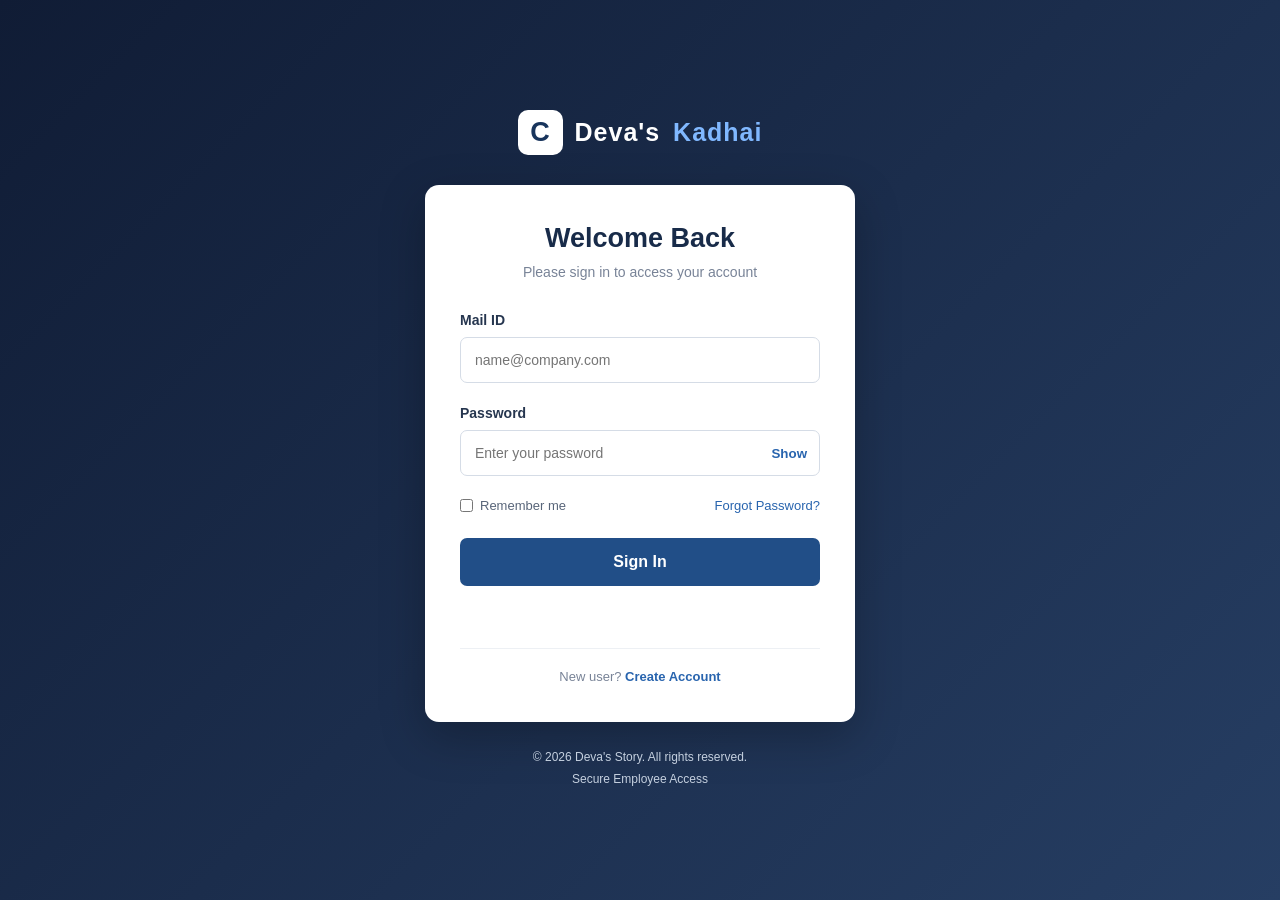
<file: index.html>
<!DOCTYPE html>
<html lang="en">
<head>
    <meta charset="UTF-8">
    <meta name="viewport" content="width=device-width, initial-scale=1.0">

    <title>Deva's Story | Login</title>

    <link rel="stylesheet" href="style.css">
</head>

<body>

    <div class="page-container">

        <!-- Company Header -->
        <header class="company-header">
            <div class="company-logo">C</div>
            <h1>Deva's <span>Kadhai</span></h1>
        </header>

        <!-- Login Card -->
        <main class="login-card">

            <div class="login-heading">
                <h2>Welcome Back</h2>
                <p>Please sign in to access your account</p>
            </div>

            <form id="loginForm">

                <!-- Email -->
                <div class="form-group">
                    <label for="email">Mail ID</label>

                    <input
                        type="email"
                        id="email"
                        placeholder="name@company.com"
                        autocomplete="username"
                        required
                    >
                </div>

                <!-- Password -->
                <div class="form-group">
                    <label for="password">Password</label>

                    <div class="password-wrapper">

                        <input
                            type="password"
                            id="password"
                            placeholder="Enter your password"
                            autocomplete="current-password"
                            required
                        >

                        <button
                            type="button"
                            id="togglePassword"
                            class="toggle-password"
                        >
                            Show
                        </button>

                    </div>
                </div>

                <!-- Remember Me -->
                <div class="form-options">

                    <label class="remember-me">
                        <input type="checkbox" id="rememberMe">
                        Remember me
                    </label>

                    <a href="#" id="forgotPassword">
                        Forgot Password?
                    </a>

                </div>

                <button type="submit" class="login-button">
                    Sign In
                </button>

                <div
                    id="loginMessage"
                    class="message"
                    role="status"
                    aria-live="polite">
                </div>

            </form>

            <!-- Registration Link -->
            <div class="login-footer">
                <p>
                    New user?
                    <a href="register.html">Create Account</a>
                </p>
            </div>

        </main>

        <footer class="page-footer">
            <p>&copy; 2026 Deva's Story. All rights reserved.</p>
            <p>Secure Employee Access</p>
        </footer>

    </div>

    <script src="script.js"></script>

</body>
</html>
</file>
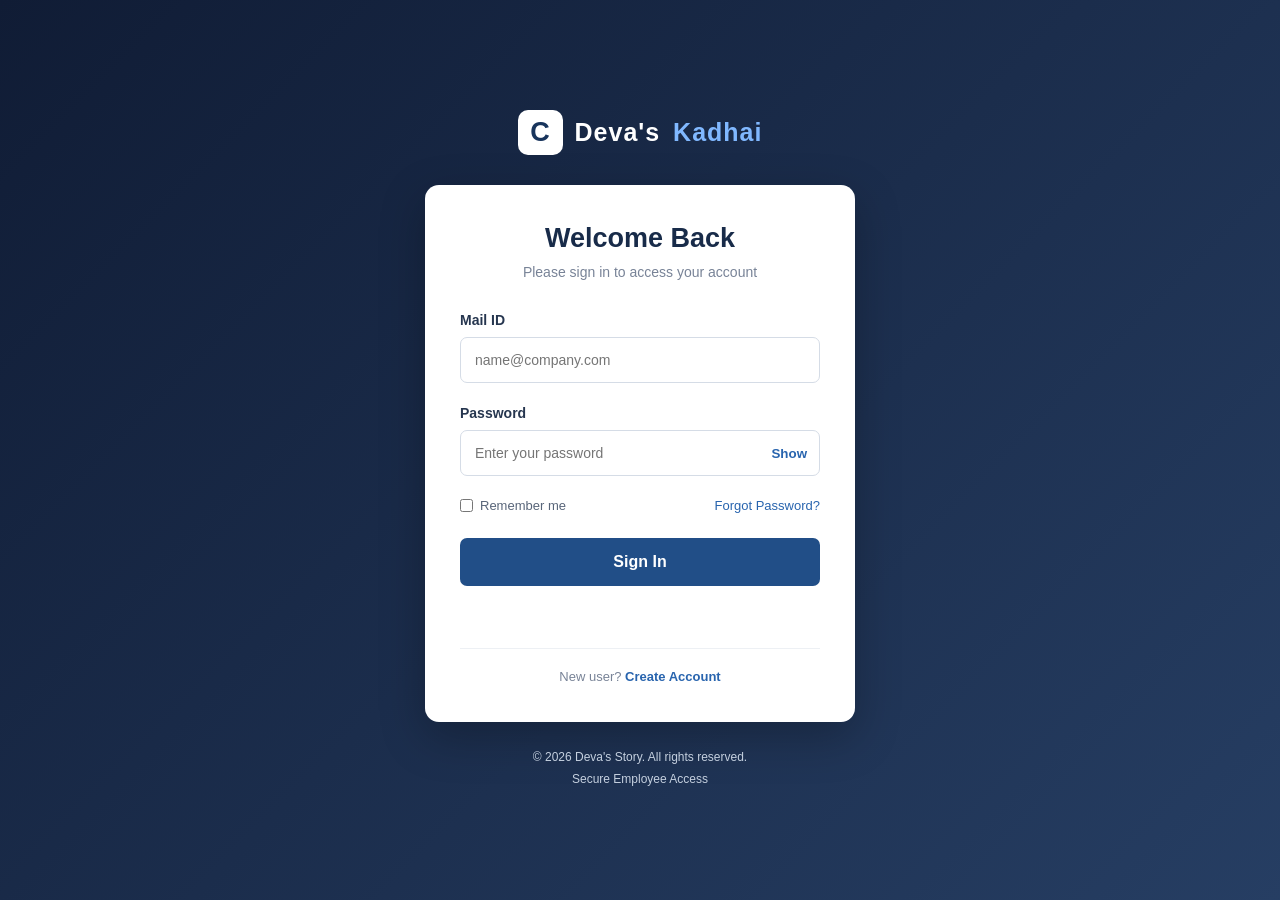
<file: dashboard.html>
<!DOCTYPE html>
<html lang="en">
<head>
    <meta charset="UTF-8">
    <meta name="viewport" content="width=device-width, initial-scale=1.0">

    <title>Welcome | Deva's Story</title>

    <link rel="stylesheet" href="style.css">
</head>

<body>

    <div class="page-container dashboard-container">

        <header class="company-header">
            <div class="company-logo">C</div>
            <h1>Deva's <span>Kadhai</span></h1>
        </header>

        <main class="login-card welcome-card">

            <div class="welcome-icon">❤️</div>

            <h2 id="welcomeName">Welcome!</h2>

            <h3 class="love-message">
                Deva SORRYYYYYYY Da ❤️ DEVA ❤️ ANU
            </h3>

            <p class="welcome-subtitle">
                We are happy to have you here!
            </p>

            <button
                class="login-button"
                id="logoutButton"
                type="button">
                Logout
            </button>

        </main>

        <footer class="page-footer">
            <p>&copy; 2026 Deva's Story. All rights reserved.</p>
        </footer>

    </div>

    <script src="script.js"></script>

</body>
</html>
</file>
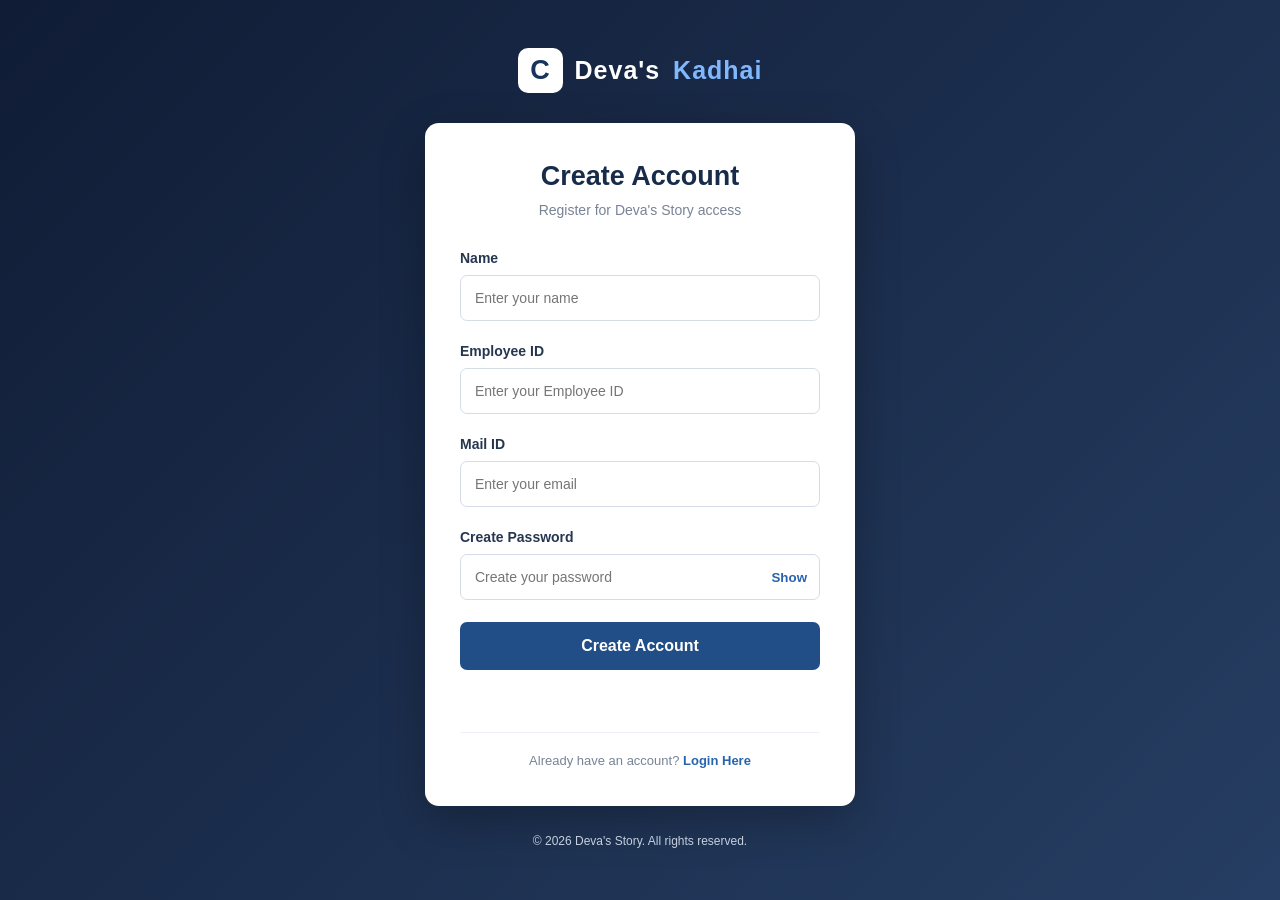
<file: register.html>
<!DOCTYPE html>
<html lang="en">
<head>
    <meta charset="UTF-8">
    <meta name="viewport" content="width=device-width, initial-scale=1.0">

    <title>Create Account | Deva's Story</title>

    <link rel="stylesheet" href="style.css">
</head>

<body>

    <div class="page-container">

        <header class="company-header">
            <div class="company-logo">C</div>
            <h1>Deva's <span>Kadhai</span></h1>
        </header>

        <main class="login-card">

            <div class="login-heading">
                <h2>Create Account</h2>
                <p>Register for Deva's Story access</p>
            </div>

            <form id="registerForm">

                <!-- Name -->
                <div class="form-group">
                    <label for="name">Name</label>

                    <input
                        type="text"
                        id="name"
                        placeholder="Enter your name"
                        autocomplete="name"
                        required
                    >
                </div>

                <!-- Employee ID -->
                <div class="form-group">
                    <label for="employeeId">Employee ID</label>

                    <input
                        type="text"
                        id="employeeId"
                        placeholder="Enter your Employee ID"
                        required
                    >
                </div>

                <!-- Email -->
                <div class="form-group">
                    <label for="email">Mail ID</label>

                    <input
                        type="email"
                        id="email"
                        placeholder="Enter your email"
                        autocomplete="email"
                        required
                    >
                </div>

                <!-- Password -->
                <div class="form-group">
                    <label for="password">Create Password</label>

                    <div class="password-wrapper">

                        <input
                            type="password"
                            id="password"
                            placeholder="Create your password"
                            minlength="8"
                            autocomplete="new-password"
                            required
                        >

                        <button
                            type="button"
                            id="togglePassword"
                            class="toggle-password"
                        >
                            Show
                        </button>

                    </div>
                </div>

                <button type="submit" class="login-button">
                    Create Account
                </button>

                <div
                    id="registerMessage"
                    class="message"
                    role="status"
                    aria-live="polite">
                </div>

            </form>

            <div class="login-footer">
                <p>
                    Already have an account?
                    <a href="index.html">Login Here</a>
                </p>
            </div>

        </main>

        <footer class="page-footer">
            <p>&copy; 2026 Deva's Story. All rights reserved.</p>
        </footer>

    </div>

    <script src="script.js"></script>

</body>
</html>
</file>
<file: style.css>
/* =========================
   GENERAL RESET
========================= */

* {
    margin: 0;
    padding: 0;
    box-sizing: border-box;
}

body {
    font-family: Arial, Helvetica, sans-serif;
    background: linear-gradient(135deg, #101c35, #263e63);
    min-height: 100vh;
    display: flex;
    justify-content: center;
    align-items: center;
    padding: 20px;
}

.page-container {
    width: 100%;
    max-width: 430px;
}

/* =========================
   COMPANY HEADER
========================= */

.company-header {
    display: flex;
    align-items: center;
    justify-content: center;
    gap: 12px;
    margin-bottom: 30px;
}

.company-logo {
    width: 45px;
    height: 45px;
    background: white;
    color: #18345c;
    border-radius: 10px;
    display: flex;
    justify-content: center;
    align-items: center;
    font-size: 27px;
    font-weight: bold;
}

.company-header h1 {
    color: white;
    font-size: 25px;
    letter-spacing: 1px;
}

.company-header h1 span {
    color: #80b8ff;
    margin-left: 5px;
}
/* =========================
   LOGIN CARD
========================= */

.login-card {
    background: white;
    padding: 38px 35px;
    border-radius: 14px;
    box-shadow: 0 15px 45px rgba(0, 0, 0, 0.25);
}

.login-heading {
    text-align: center;
    margin-bottom: 32px;
}

.login-heading h2 {
    color: #182b49;
    font-size: 27px;
    margin-bottom: 10px;
}

.login-heading p {
    color: #788397;
    font-size: 14px;
}

/* =========================
   FORM FIELDS
========================= */

.form-group {
    margin-bottom: 22px;
}

.form-group label {
    display: block;
    color: #26364f;
    font-size: 14px;
    font-weight: 600;
    margin-bottom: 9px;
}

.form-group input {
    width: 100%;
    padding: 14px;
    border: 1px solid #d5dce6;
    border-radius: 7px;
    font-size: 14px;
    outline: none;
    transition: 0.2s;
}

.form-group input:focus {
    border-color: #2864ae;
    box-shadow: 0 0 0 3px rgba(40, 100, 174, 0.1);
}

/* =========================
   PASSWORD TOGGLE
========================= */

.password-wrapper {
    position: relative;
}

.password-wrapper input {
    padding-right: 65px;
}

.toggle-password {
    position: absolute;
    right: 13px;
    top: 50%;
    transform: translateY(-50%);
    border: none;
    background: transparent;
    color: #2864ae;
    cursor: pointer;
    font-weight: 600;
}

/* =========================
   LOGIN OPTIONS
========================= */

.form-options {
    display: flex;
    justify-content: space-between;
    align-items: center;
    margin: 5px 0 25px;
    font-size: 13px;
}

.remember-me {
    display: flex;
    align-items: center;
    gap: 7px;
    color: #586579;
    cursor: pointer;
}

.remember-me input {
    accent-color: #2864ae;
}

.form-options a {
    color: #2864ae;
    text-decoration: none;
}

.form-options a:hover {
    text-decoration: underline;
}

/* =========================
   BUTTON
========================= */

.login-button {
    width: 100%;
    padding: 15px;
    border: none;
    border-radius: 7px;
    background: #214e87;
    color: white;
    font-size: 16px;
    font-weight: 600;
    cursor: pointer;
    transition: 0.3s;
}

.login-button:hover {
    background: #163a6b;
}

/* =========================
   MESSAGE
========================= */

.message {
    text-align: center;
    font-size: 13px;
    margin-top: 16px;
    min-height: 18px;
}

.message.success {
    color: #16834a;
}

.message.error {
    color: #d32f2f;
}

/* =========================
   LOGIN FOOTER
========================= */

.login-footer {
    border-top: 1px solid #edf0f4;
    margin-top: 28px;
    padding-top: 20px;
    text-align: center;
}

.login-footer p {
    color: #788397;
    font-size: 13px;
}

.login-footer a {
    color: #2864ae;
    text-decoration: none;
    font-weight: 600;
}

.login-footer a:hover {
    text-decoration: underline;
}

/* =========================
   PAGE FOOTER
========================= */

.page-footer {
    text-align: center;
    color: #c5d0df;
    font-size: 12px;
    margin-top: 25px;
    line-height: 1.8;
}

/* =========================
   WELCOME DASHBOARD
========================= */

.dashboard-container {
    max-width: 500px;
}

.welcome-card {
    text-align: center;
    padding: 50px 30px;
}

.welcome-icon {
    font-size: 45px;
    margin-bottom: 20px;
}

.welcome-card h2 {
    color: #18345c;
    font-size: 30px;
    margin-bottom: 20px;
}

.love-message {
    color: #d64b75;
    font-size: 23px;
    margin-bottom: 15px;
}

.welcome-subtitle {
    color: #788397;
    font-size: 14px;
    margin-bottom: 30px;
}

/* =========================
   MOBILE RESPONSIVE
========================= */

@media (max-width: 480px) {

    .login-card {
        padding: 30px 22px;
    }

    .company-header h1 {
        font-size: 19px;
    }

    .login-heading h2 {
        font-size: 24px;
    }

    .form-options {
        font-size: 12px;
    }

    .welcome-card h2 {
        font-size: 25px;
    }

    .love-message {
        font-size: 20px;
    }

}
</file>
